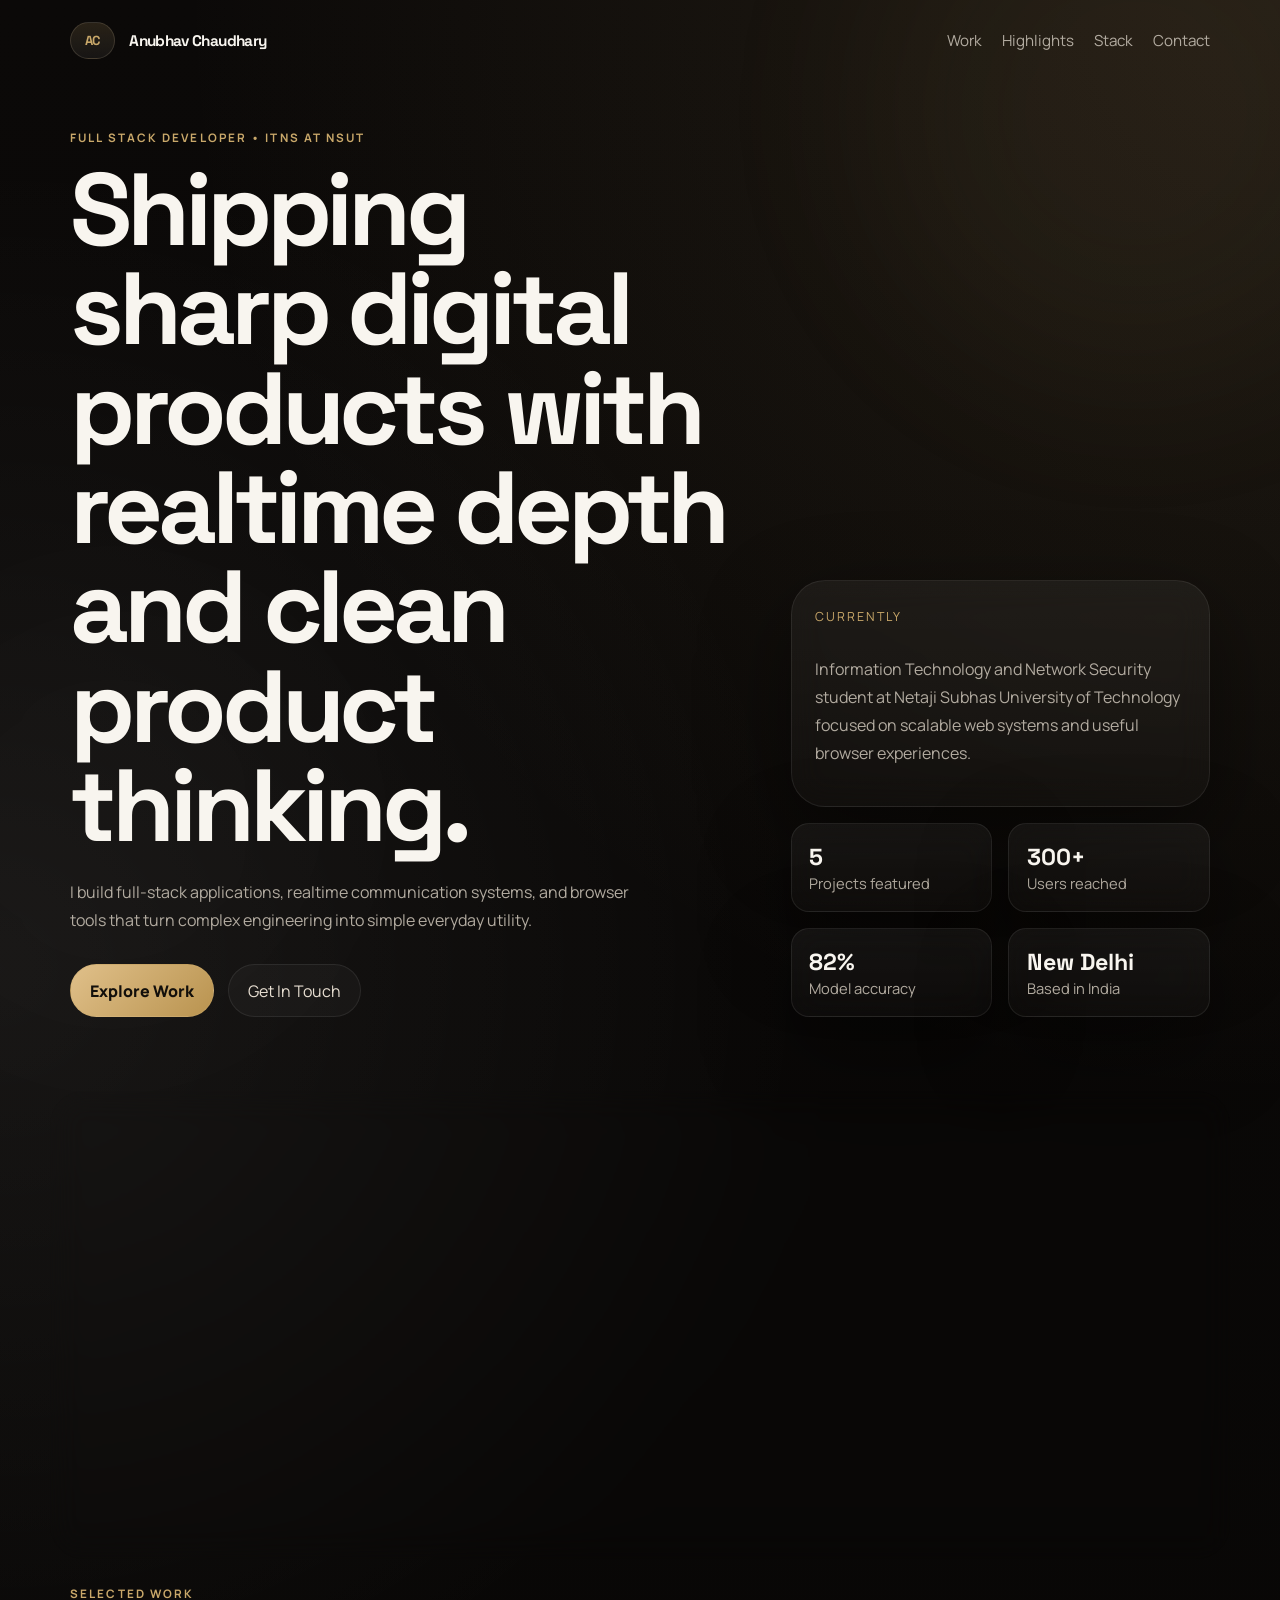
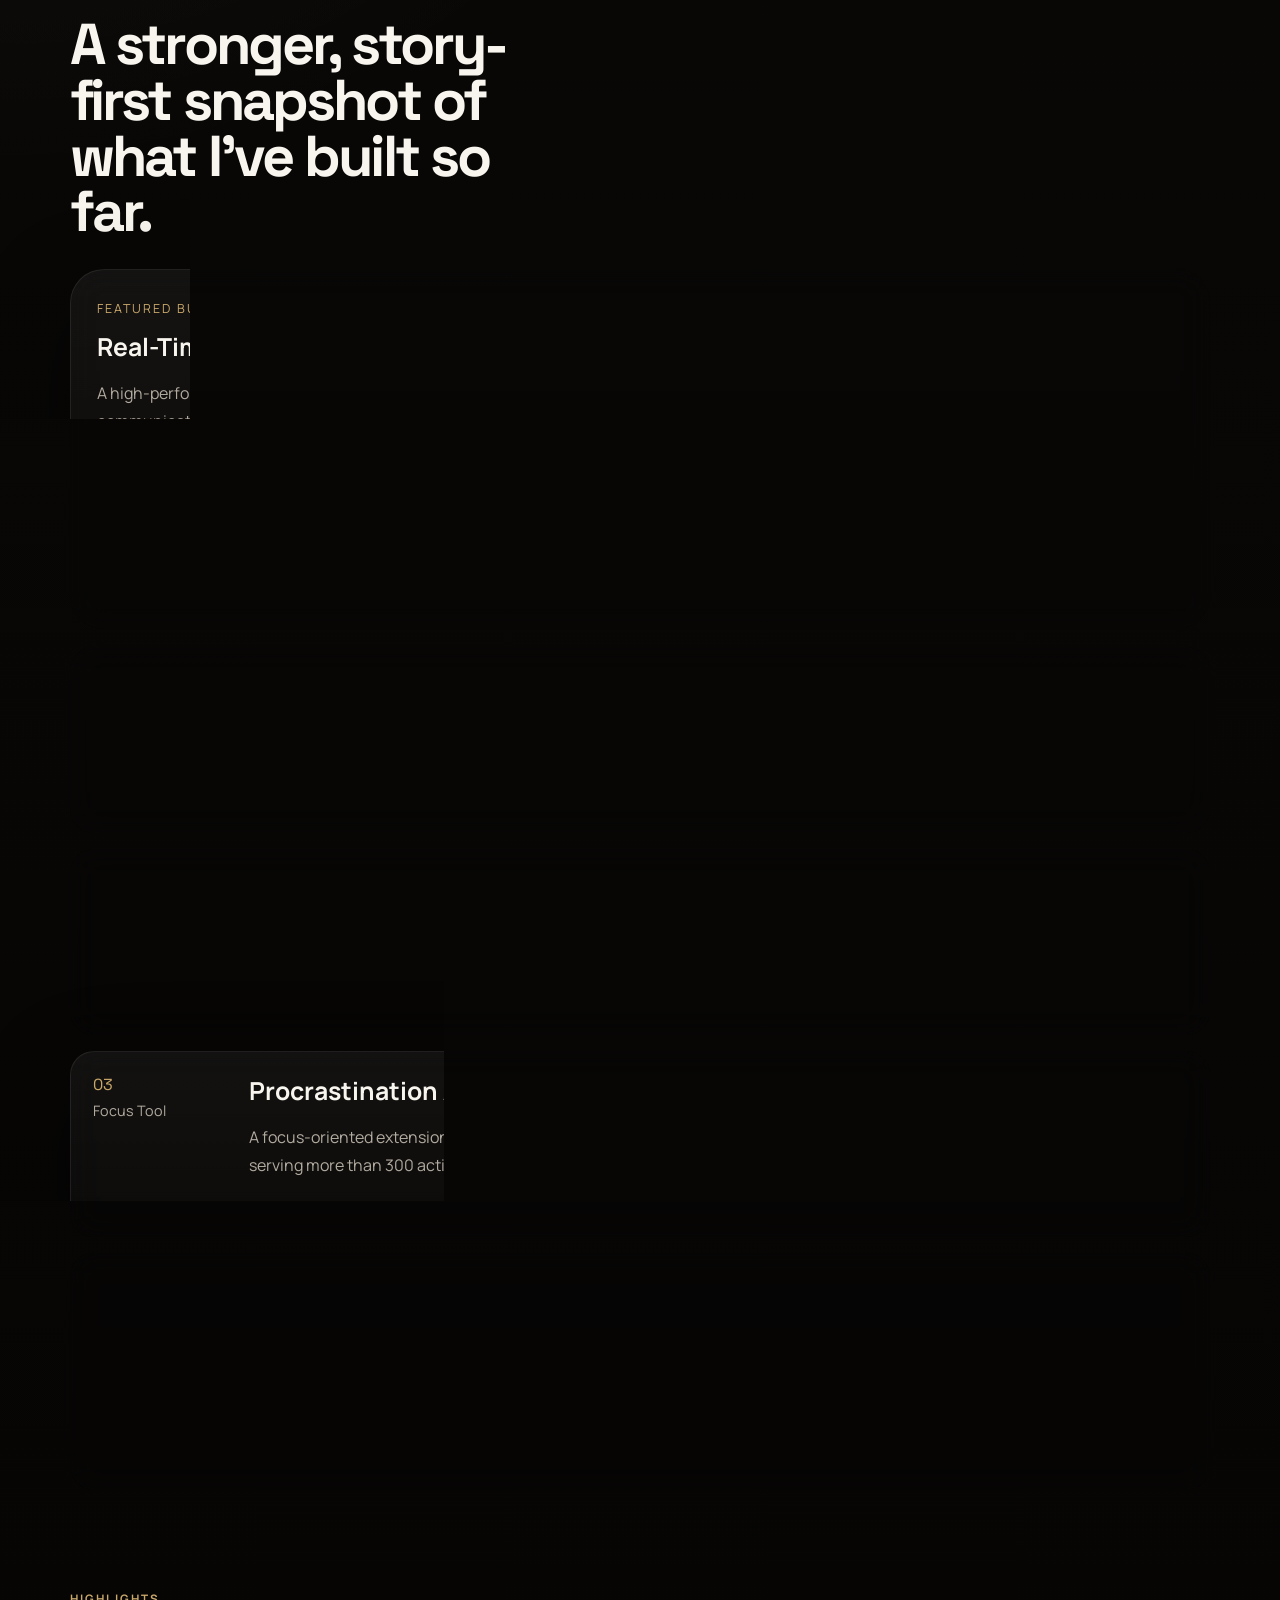
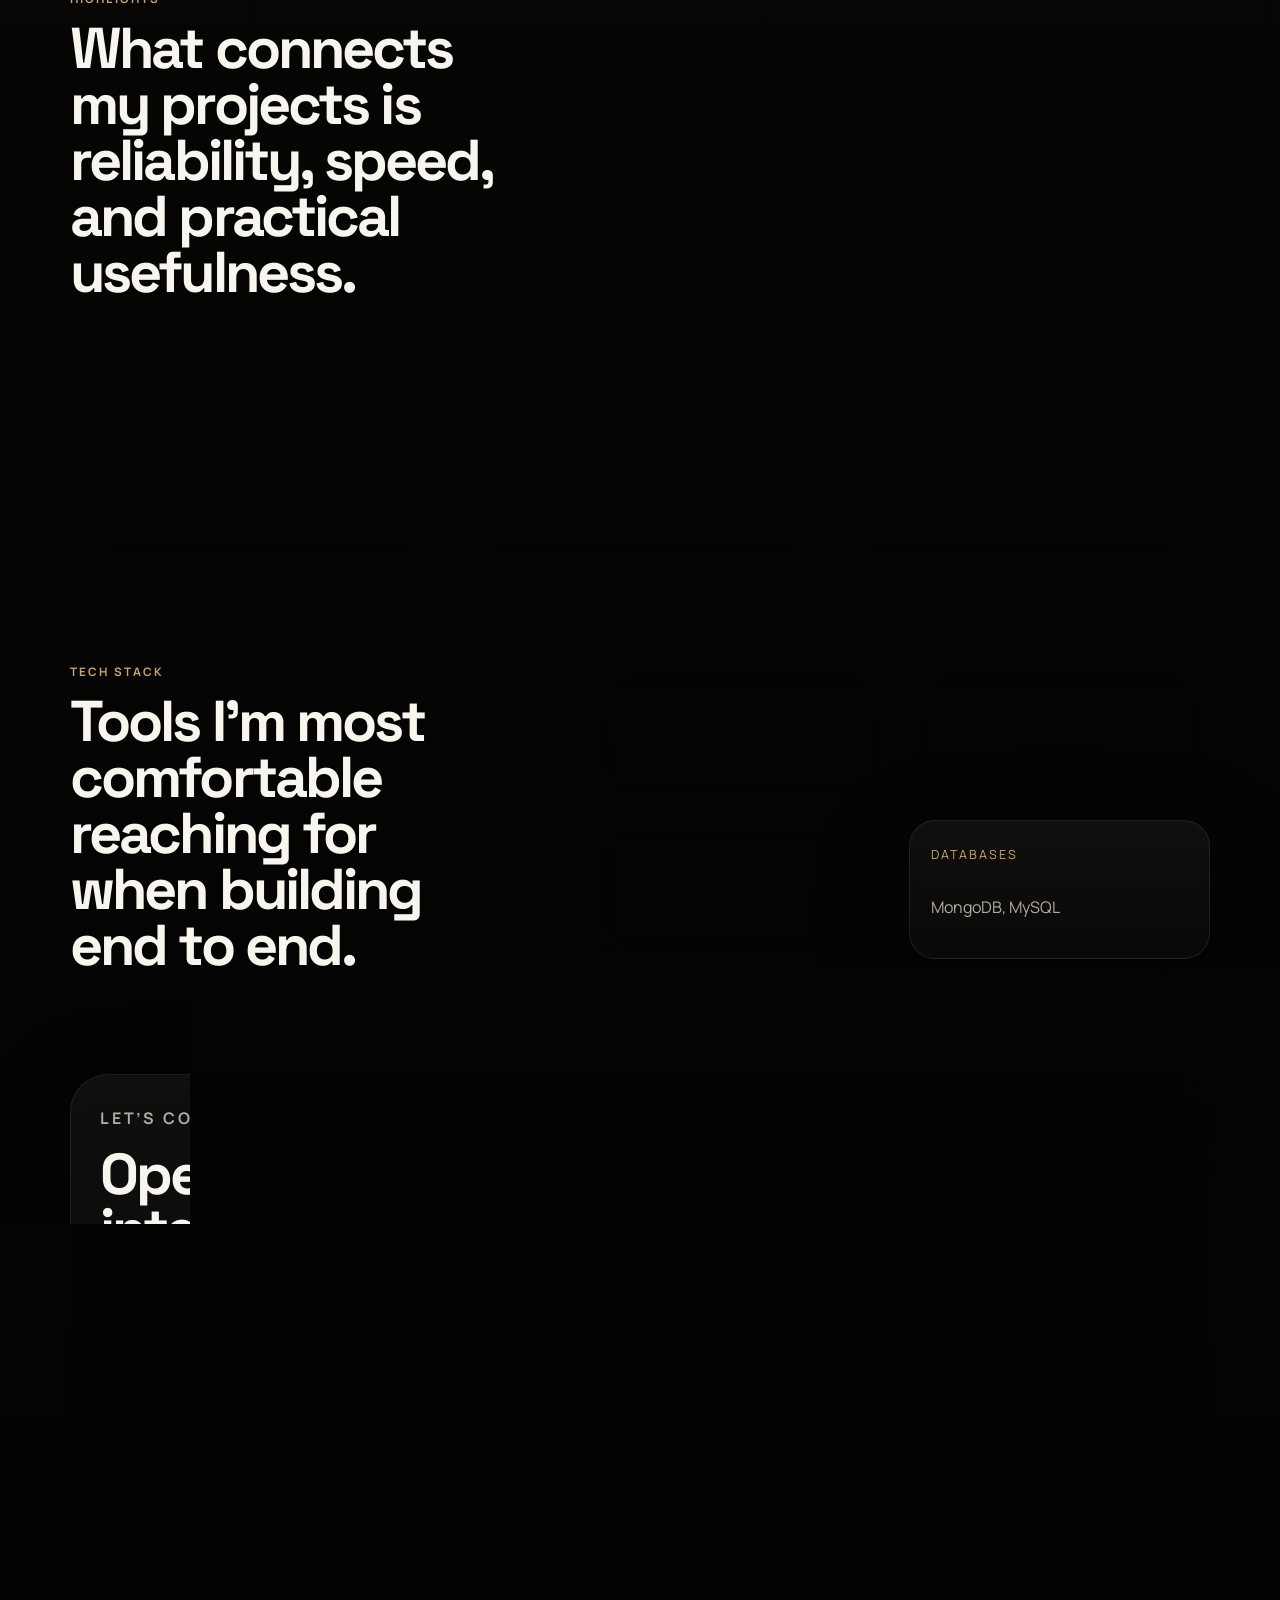
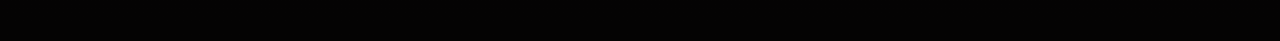
<file: index.html>
<!DOCTYPE html>
<html lang="en">
  <head><!-- Google tag (gtag.js) -->
<script async src="https://www.googletagmanager.com/gtag/js?id=G-SW60CGFE6E"></script>
<script>
  window.dataLayer = window.dataLayer || [];
  function gtag(){dataLayer.push(arguments);}
  gtag('js', new Date());

  gtag('config', 'G-SW60CGFE6E');
</script>
    <meta charset="UTF-8" />
    <meta name="viewport" content="width=device-width, initial-scale=1.0" />
    <title>Anubhav Chaudhary | Full Stack Developer</title>
    <meta
      name="description"
      content="Portfolio of Anubhav Chaudhary, a Full Stack Developer and ITNS student at NSUT building scalable applications, realtime systems, and browser productivity tools."
    />
    <link rel="preconnect" href="https://fonts.googleapis.com" />
    <link rel="preconnect" href="https://fonts.gstatic.com" crossorigin />
    <link
      href="https://fonts.googleapis.com/css2?family=Manrope:wght@400;500;600;700;800&family=Space+Grotesk:wght@500;700&display=swap"
      rel="stylesheet"
    />
    <link rel="stylesheet" href="styles.css" />
  </head>
  <body>
    <div class="site-shell">
      <div class="ambient ambient-one"></div>
      <div class="ambient ambient-two"></div>

      <header class="topbar">
        <a class="brand" href="#home">
          <span class="brand-mark">AC</span>
          <span class="brand-text">Anubhav Chaudhary</span>
        </a>
        <nav class="nav">
          <a href="#work">Work</a>
          <a href="#highlights">Highlights</a>
          <a href="#stack">Stack</a>
          <a href="#contact">Contact</a>
        </nav>
      </header>

      <main>
        <section class="hero section" id="home">
          <div class="hero-intro reveal">
            <p class="eyebrow">Full Stack Developer • ITNS at NSUT</p>
            <h1>Shipping sharp digital products with realtime depth and clean product thinking.</h1>
            <p class="hero-text">
              I build full-stack applications, realtime communication systems, and
              browser tools that turn complex engineering into simple everyday utility.
            </p>
            <div class="hero-actions">
              <a class="button button-primary" href="#work">Explore Work</a>
              <a class="button button-secondary" href="mailto:anubhavchaudhary2003@gmail.com">Get In Touch</a>
            </div>
          </div>

          <div class="hero-aside reveal">
            <div class="intro-card glass">
              <span class="card-kicker">Currently</span>
              <p>
                Information Technology and Network Security student at Netaji Subhas
                University of Technology focused on scalable web systems and useful
                browser experiences.
              </p>
            </div>
            <div class="hero-mini-grid">
              <article class="mini-stat glass">
                <strong>5</strong>
                <span>Projects featured</span>
              </article>
              <article class="mini-stat glass">
                <strong>300+</strong>
                <span>Users reached</span>
              </article>
              <article class="mini-stat glass">
                <strong>82%</strong>
                <span>Model accuracy</span>
              </article>
              <article class="mini-stat glass">
                <strong>New Delhi</strong>
                <span>Based in India</span>
              </article>
            </div>
          </div>
        </section>

        <section class="section intro-band reveal">
          <div class="intro-band-copy">
            <p class="eyebrow">What I Build</p>
            <h2>From messaging systems to focused browser tools, I like products that solve friction clearly.</h2>
          </div>
          <div class="intro-band-rail">
            <span>MERN Stack</span>
            <span>Realtime Apps</span>
            <span>Chrome Extensions</span>
            <span>Socket.io</span>
            <span>Productivity Tools</span>
          </div>
        </section>

        <section class="section featured-work" id="work">
          <div class="section-heading reveal">
            <p class="eyebrow">Selected Work</p>
            <h2>A stronger, story-first snapshot of what I’ve built so far.</h2>
          </div>

          <article class="feature-panel reveal">
            <div class="feature-copy">
              <span class="feature-label">Featured Build</span>
              <h3>Real-Time Messaging Platform</h3>
              <p>
                A high-performance messaging system designed for low-latency,
                bi-directional communication with centralized state management and a
                product experience built to feel responsive at every interaction.
              </p>
              <div class="tag-row">
                <span>MERN Stack</span>
                <span>Redux</span>
                <span>Socket.io</span>
              </div>
              <div class="project-links">
                <a class="button button-secondary" href="https://github.com/anubhavchaudhary2003/Chat-App-MERN" target="_blank" rel="noreferrer">GitHub</a>
                <a class="button button-secondary" href="https://chat-app-mern-teal.vercel.app/" target="_blank" rel="noreferrer">Live Demo</a>
              </div>
            </div>
            <div class="feature-side glass">
              <div class="signal-line"></div>
              <p class="feature-side-title">Why it matters</p>
              <p>
                This project shows the mix I enjoy most: realtime backend behavior,
                reliable state handling, and interface polish working together instead of
                as separate concerns.
              </p>
            </div>
          </article>

          <div class="project-list">
            <article class="project-row reveal">
              <div class="project-meta">
                <span class="project-index">01</span>
                <span class="project-category">Prediction Platform</span>
              </div>
              <div class="project-main">
                <h3>MentorSignal</h3>
                <p>
                  An ML-powered early warning system for student dropout prediction,
                  combining a full-stack product surface with a model that achieved over
                  82% accuracy.
                </p>
              </div>
              <div class="project-side">
                <div class="tag-row">
                  <span>MERN</span>
                  <span>Node.js</span>
                  <span>MongoDB</span>
                </div>
                <div class="project-links">
                  <a class="button button-secondary" href="https://github.com/anubhavchaudhary2003/MentorsSignal" target="_blank" rel="noreferrer">GitHub</a>
                  <a class="button button-secondary" href="https://sih-impact-crew.vercel.app/" target="_blank" rel="noreferrer">Live Demo</a>
                </div>
              </div>
            </article>

            <article class="project-row reveal">
              <div class="project-meta">
                <span class="project-index">02</span>
                <span class="project-category">Chrome Extension</span>
              </div>
              <div class="project-main">
                <h3>TypeMate</h3>
                <p>
                  A published browser productivity extension designed to streamline user
                  workflows directly inside Chrome with lightweight, utility-first
                  interactions.
                </p>
              </div>
              <div class="project-side">
                <div class="tag-row">
                  <span>JavaScript</span>
                  <span>Chrome API</span>
                  <span>CSS3</span>
                </div>
                <div class="project-links">
                  <a class="button button-secondary" href="https://github.com/anubhavchaudhary2003/TypeMate" target="_blank" rel="noreferrer">GitHub</a>
                  <a
                    class="button button-secondary"
                    href="https://chromewebstore.google.com/detail/typemate/hcdmjhhbmhknppiahbjiofkeheecldbm?authuser=0&amp;hl=en"
                    target="_blank"
                    rel="noreferrer"
                  >
                    Chrome Web Store
                  </a>
                </div>
              </div>
            </article>

            <article class="project-row reveal">
              <div class="project-meta">
                <span class="project-index">03</span>
                <span class="project-category">Focus Tool</span>
              </div>
              <div class="project-main">
                <h3>Procrastination Alert</h3>
                <p>
                  A focus-oriented extension that helps users monitor and improve digital
                  habits, serving more than 300 active users through simple behavioral
                  nudges.
                </p>
              </div>
              <div class="project-side">
                <div class="tag-row">
                  <span>JavaScript</span>
                  <span>HTML5</span>
                  <span>Web APIs</span>
                </div>
                <div class="project-links">
                  <a class="button button-secondary" href="https://github.com/anubhavchaudhary2003/ProcastinationAlert" target="_blank" rel="noreferrer">GitHub</a>
                  <a
                    class="button button-secondary"
                    href="https://chromewebstore.google.com/detail/procrastination-alert/mdfmpclcealceaoffcdjaagabhoagkeg?authuser=0&amp;hl=en"
                    target="_blank"
                    rel="noreferrer"
                  >
                    Chrome Web Store
                  </a>
                </div>
              </div>
            </article>

            <article class="project-row reveal">
              <div class="project-meta">
                <span class="project-index">04</span>
                <span class="project-category">Tab Manager</span>
              </div>
              <div class="project-main">
                <h3>Focus Tabs</h3>
                <p>
                  A Chrome extension built to help users manage attention by snoozing
                  tabs and reducing clutter, turning tab overload into a calmer browsing
                  flow.
                </p>
              </div>
              <div class="project-side">
                <div class="tag-row">
                  <span>JavaScript</span>
                  <span>Chrome Extension</span>
                  <span>Productivity</span>
                </div>
                <div class="project-links">
                  <a
                    class="button button-secondary"
                    href="https://chromewebstore.google.com/detail/focus-tabs/lpfnpckmfbjdfbdjgaidcfilfganbmgj?authuser=0&amp;hl=en"
                    target="_blank"
                    rel="noreferrer"
                  >
                    Chrome Web Store
                  </a>
                </div>
              </div>
            </article>
          </div>
        </section>

        <section class="section highlights-section" id="highlights">
          <div class="section-heading reveal">
            <p class="eyebrow">Highlights</p>
            <h2>What connects my projects is reliability, speed, and practical usefulness.</h2>
          </div>
          <div class="highlights-grid">
            <article class="highlight-card reveal">
              <span class="highlight-number">01</span>
              <h3>Realtime thinking</h3>
              <p>Low-latency interaction patterns and state synchronization are a recurring theme in my work.</p>
            </article>
            <article class="highlight-card reveal">
              <span class="highlight-number">02</span>
              <h3>Productivity focus</h3>
              <p>I enjoy building tools that remove friction and make digital habits more intentional.</p>
            </article>
            <article class="highlight-card reveal">
              <span class="highlight-number">03</span>
              <h3>Full-stack ownership</h3>
              <p>I like taking ideas from interface design through backend systems and into usable products.</p>
            </article>
          </div>
        </section>

        <section class="section stack-section" id="stack">
          <div class="stack-layout">
            <div class="stack-copy reveal">
              <p class="eyebrow">Tech Stack</p>
              <h2>Tools I’m most comfortable reaching for when building end to end.</h2>
            </div>
            <div class="stack-groups">
              <article class="stack-card reveal">
                <span class="stack-label">Languages</span>
                <p>JavaScript (ES6+), C++, Python</p>
              </article>
              <article class="stack-card reveal">
                <span class="stack-label">Frontend</span>
                <p>React.js, Redux, Tailwind CSS</p>
              </article>
              <article class="stack-card reveal">
                <span class="stack-label">Backend</span>
                <p>Node.js, Express.js, Socket.io, JWT</p>
              </article>
              <article class="stack-card reveal">
                <span class="stack-label">Databases</span>
                <p>MongoDB, MySQL</p>
              </article>
            </div>
          </div>
        </section>

        <section class="section contact-section" id="contact">
          <div class="contact-card glass reveal">
            <div>
              <p class="eyebrow">Let’s Connect</p>
              <h2>Open to internships, collaborations, and product-focused engineering opportunities.</h2>
            </div>
            <div class="contact-actions">
              <a class="button button-primary" href="mailto:anubhavchaudhary2003@gmail.com">Email Me</a>
              <a
                class="button button-secondary"
                href="https://www.linkedin.com/in/anubhav-chaudhary-553b792a9"
                target="_blank"
                rel="noreferrer"
              >
                LinkedIn
              </a>
              <a
                class="button button-secondary"
                href="https://github.com/anubhavchaudhary2003"
                target="_blank"
                rel="noreferrer"
              >
                GitHub
              </a>
            </div>
          </div>
        </section>
      </main>
    </div>

    <script src="script.js"></script>
  </body>
</html>
</file>
<file: styles.css>
:root {
  color-scheme: dark;
  --bg: #090807;
  --bg-deep: #050403;
  --surface: rgba(255, 255, 255, 0.05);
  --surface-strong: rgba(255, 248, 235, 0.08);
  --border: rgba(255, 234, 196, 0.14);
  --border-soft: rgba(255, 255, 255, 0.08);
  --text: #f8f5ef;
  --muted: #b2aba0;
  --gold: #c9a86a;
  --gold-soft: rgba(201, 168, 106, 0.18);
  --gold-glow: rgba(201, 168, 106, 0.24);
  --shadow: 0 30px 90px rgba(0, 0, 0, 0.45);
  --radius-xl: 34px;
  --radius-lg: 26px;
  --radius-md: 18px;
  --max-width: 1180px;
}

* {
  box-sizing: border-box;
}

html {
  scroll-behavior: smooth;
}

body {
  margin: 0;
  min-width: 320px;
  font-family: "Manrope", sans-serif;
  color: var(--text);
  background:
    radial-gradient(circle at top right, rgba(201, 168, 106, 0.12), transparent 22%),
    radial-gradient(circle at left 20%, rgba(255, 255, 255, 0.06), transparent 20%),
    linear-gradient(180deg, #0b0908 0%, #070605 54%, #040303 100%);
}

a {
  color: inherit;
  text-decoration: none;
}

button,
a {
  -webkit-tap-highlight-color: transparent;
}

.site-shell {
  position: relative;
  overflow: hidden;
}

.ambient {
  position: fixed;
  width: 34rem;
  height: 34rem;
  border-radius: 999px;
  filter: blur(100px);
  pointer-events: none;
  z-index: 0;
  opacity: 0.22;
}

.ambient-one {
  top: -10rem;
  right: -8rem;
  background: var(--gold-glow);
}

.ambient-two {
  bottom: -12rem;
  left: -10rem;
  background: rgba(255, 255, 255, 0.08);
}

.topbar,
.section {
  position: relative;
  z-index: 1;
}

.topbar {
  max-width: var(--max-width);
  margin: 0 auto;
  padding: 1.4rem 1.25rem;
  display: flex;
  align-items: center;
  justify-content: space-between;
}

.brand {
  display: inline-flex;
  align-items: center;
  gap: 0.9rem;
  font-family: "Space Grotesk", sans-serif;
  font-weight: 700;
  letter-spacing: -0.04em;
}

.brand-mark {
  min-width: 2.8rem;
  height: 2.3rem;
  padding: 0 0.7rem;
  display: grid;
  place-items: center;
  border-radius: 999px;
  border: 1px solid var(--border);
  background: linear-gradient(180deg, rgba(201, 168, 106, 0.16), rgba(255, 255, 255, 0.05));
  color: var(--gold);
  font-size: 0.82rem;
}

.brand-text {
  font-size: 0.96rem;
}

.nav {
  display: inline-flex;
  gap: 1.25rem;
  color: var(--muted);
  font-size: 0.95rem;
}

.nav a:hover {
  color: var(--gold);
}

.section {
  max-width: var(--max-width);
  margin: 0 auto;
  padding: 1.7rem 1.25rem 4.6rem;
}

.eyebrow {
  margin: 0 0 0.9rem;
  text-transform: uppercase;
  letter-spacing: 0.18em;
  color: var(--gold);
  font-size: 0.73rem;
  font-weight: 700;
}

.hero {
  min-height: calc(100vh - 5rem);
  display: grid;
  grid-template-columns: minmax(0, 1.25fr) minmax(320px, 0.75fr);
  gap: 1.4rem;
  align-items: end;
  padding-top: 3rem;
}

.hero h1,
.section-heading h2,
.stack-copy h2,
.contact-card h2,
.intro-band-copy h2 {
  margin: 0;
  font-family: "Space Grotesk", sans-serif;
  letter-spacing: -0.05em;
  line-height: 0.97;
}

.hero h1 {
  max-width: 10ch;
  font-size: clamp(3.4rem, 8vw, 7.1rem);
}

.hero-text,
.intro-card p,
.feature-copy p,
.feature-side p,
.project-main p,
.highlight-card p,
.stack-card p,
.contact-card p {
  color: var(--muted);
  line-height: 1.75;
  font-size: 1rem;
}

.hero-text {
  max-width: 58ch;
  margin: 1.4rem 0 0;
}

.hero-actions,
.project-links,
.contact-actions {
  display: flex;
  flex-wrap: wrap;
  gap: 0.85rem;
  margin-top: 1.9rem;
}

.button {
  border-radius: 999px;
  padding: 0.92rem 1.2rem;
  border: 1px solid var(--border-soft);
  transition:
    transform 180ms ease,
    border-color 180ms ease,
    background 180ms ease,
    color 180ms ease;
}

.button:hover {
  transform: translateY(-2px);
}

.button-primary {
  background: linear-gradient(135deg, #e0c08a, #b9934f);
  border-color: rgba(201, 168, 106, 0.3);
  color: #120f0b;
  font-weight: 800;
}

.button-secondary {
  background: rgba(255, 255, 255, 0.03);
  color: #e8dfd2;
}

.button-secondary:hover {
  border-color: rgba(201, 168, 106, 0.28);
  color: var(--gold);
}

.glass,
.intro-band,
.feature-panel,
.project-row,
.highlight-card,
.stack-card,
.contact-card {
  backdrop-filter: blur(16px);
  background: linear-gradient(180deg, rgba(255, 255, 255, 0.05), rgba(255, 255, 255, 0.025));
  border: 1px solid var(--border-soft);
  box-shadow: var(--shadow);
}

.hero-aside {
  display: grid;
  gap: 1rem;
}

.intro-card {
  border-radius: var(--radius-xl);
  padding: 1.45rem;
}

.card-kicker,
.feature-label,
.stack-label {
  display: inline-block;
  margin-bottom: 0.85rem;
  font-size: 0.78rem;
  letter-spacing: 0.16em;
  text-transform: uppercase;
  color: var(--gold);
}

.hero-mini-grid {
  display: grid;
  grid-template-columns: repeat(2, minmax(0, 1fr));
  gap: 1rem;
}

.mini-stat {
  padding: 1.1rem;
  border-radius: var(--radius-md);
}

.mini-stat strong {
  display: block;
  font-size: 1.45rem;
  font-family: "Space Grotesk", sans-serif;
}

.mini-stat span {
  color: var(--muted);
  font-size: 0.92rem;
}

.intro-band {
  display: grid;
  grid-template-columns: 1.15fr 0.85fr;
  gap: 1rem;
  padding: 1.4rem;
  border-radius: var(--radius-xl);
}

.intro-band-copy h2,
.section-heading h2,
.stack-copy h2,
.contact-card h2 {
  font-size: clamp(2rem, 4.5vw, 4.3rem);
  max-width: 12ch;
}

.intro-band-rail {
  display: flex;
  flex-wrap: wrap;
  align-content: start;
  gap: 0.8rem;
}

.intro-band-rail span,
.tag-row span {
  padding: 0.58rem 0.9rem;
  border-radius: 999px;
  border: 1px solid rgba(201, 168, 106, 0.16);
  background: rgba(201, 168, 106, 0.08);
  color: #ead7b3;
  font-size: 0.86rem;
}

.section-heading {
  margin-bottom: 1.8rem;
}

.feature-panel {
  padding: 1.6rem;
  border-radius: var(--radius-xl);
  display: grid;
  grid-template-columns: 1.15fr 0.85fr;
  gap: 1rem;
}

.feature-copy h3,
.project-main h3,
.highlight-card h3 {
  margin: 0 0 0.8rem;
  font-size: 1.55rem;
}

.feature-side {
  border-radius: var(--radius-lg);
  padding: 1.35rem;
  position: relative;
}

.feature-side-title {
  color: var(--text);
  font-weight: 700;
  margin-top: 1.1rem;
}

.signal-line {
  width: 100%;
  height: 1px;
  background: linear-gradient(90deg, transparent, var(--gold), transparent);
}

.project-list {
  margin-top: 1.1rem;
  display: grid;
  gap: 1rem;
}

.project-row {
  padding: 1.4rem;
  border-radius: 24px;
  display: grid;
  grid-template-columns: 140px 1fr 320px;
  gap: 1rem;
  align-items: start;
}

.project-meta {
  display: grid;
  gap: 0.35rem;
}

.project-index,
.highlight-number {
  color: var(--gold);
  font-family: "Space Grotesk", sans-serif;
}

.project-category {
  color: var(--muted);
  font-size: 0.9rem;
}

.project-side {
  display: grid;
  gap: 1rem;
  justify-items: start;
}

.tag-row {
  display: flex;
  flex-wrap: wrap;
  gap: 0.7rem;
}

.highlights-grid {
  display: grid;
  grid-template-columns: repeat(3, minmax(0, 1fr));
  gap: 1rem;
}

.highlight-card {
  padding: 1.4rem;
  border-radius: var(--radius-lg);
}

.highlight-number {
  display: inline-block;
  margin-bottom: 1rem;
}

.stack-layout {
  display: grid;
  grid-template-columns: 0.9fr 1.1fr;
  gap: 1rem;
  align-items: start;
}

.stack-groups {
  display: grid;
  grid-template-columns: repeat(2, minmax(0, 1fr));
  gap: 1rem;
}

.stack-card {
  padding: 1.35rem;
  border-radius: var(--radius-lg);
}

.contact-card {
  border-radius: 38px;
  padding: 1.8rem;
  display: grid;
  grid-template-columns: 1fr auto;
  gap: 1rem;
  align-items: end;
}

.reveal {
  opacity: 0;
  transform: translateY(26px);
  transition:
    opacity 700ms ease,
    transform 700ms ease;
}

.reveal.is-visible {
  opacity: 1;
  transform: translateY(0);
}

@media (max-width: 1024px) {
  .hero,
  .intro-band,
  .feature-panel,
  .stack-layout,
  .contact-card {
    grid-template-columns: 1fr;
  }

  .project-row {
    grid-template-columns: 1fr;
  }

  .highlights-grid,
  .stack-groups {
    grid-template-columns: 1fr 1fr;
  }
}

@media (max-width: 760px) {
  .topbar {
    padding-top: 1rem;
    flex-direction: column;
    gap: 1rem;
  }

  .nav {
    flex-wrap: wrap;
    justify-content: center;
  }

  .hero {
    min-height: auto;
    padding-top: 1rem;
  }

  .hero-mini-grid,
  .highlights-grid,
  .stack-groups {
    grid-template-columns: 1fr;
  }

  .section {
    padding-bottom: 3.3rem;
  }
}
</file>
